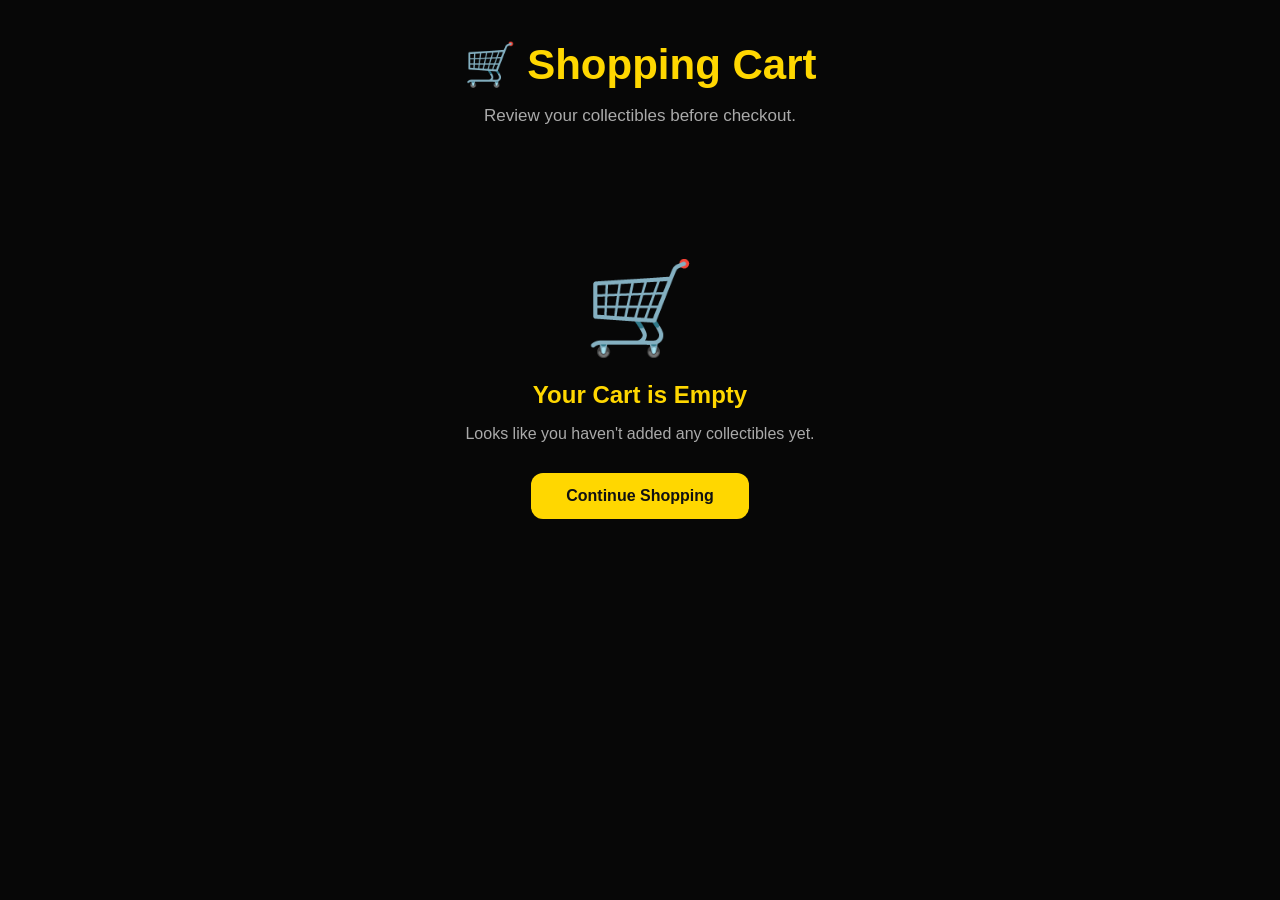
<file: cart.html>
<!DOCTYPE html>
<html lang="en">

<head>

    <meta charset="UTF-8">

    <meta name="viewport"
          content="width=device-width, initial-scale=1.0">

    <title>TOYNEXX | Shopping Cart</title>

    <!-- Main Website CSS -->
    <link rel="stylesheet"
          href="css/style.css">

    <!-- Cart CSS -->
    <link rel="stylesheet"
          href="css/cart.css">

</head>

<body>

<main class="cart-page">

    <!-- =========================
         PAGE HEADER
    ========================== -->

    <section class="cart-header">

        <h1>
            🛒 Shopping Cart
        </h1>

        <p>
            Review your collectibles before checkout.
        </p>

    </section>

    <!-- =========================
         MAIN CART LAYOUT
    ========================== -->

    <section class="cart-layout">

        <!-- LEFT SIDE -->

        <div class="cart-left">

            <div id="cartItems">

                <!-- JS PRODUCTS -->

            </div>

        </div>

        <!-- RIGHT SIDE -->

       <aside class="cart-right">

    <div class="summary-card">

        <h2>
            Order Summary
        </h2>

        <div class="summary-row">

            <span>Subtotal</span>

            <span id="subtotal">
                ₹0
            </span>

        </div>

        <div class="summary-row">

            <span>Delivery</span>

            <span id="delivery">
                ₹0
            </span>

        </div>

        <div class="summary-row">

            <span>Discount</span>

            <span id="discountAmount">
                ₹0
            </span>

        </div>

        <hr>

        <div class="summary-total">

            <span>Total</span>

            <span id="grandTotal">
                ₹0
            </span>

        </div>

        <button id="checkoutBtn"
                class="checkout-btn">

            Proceed To Checkout

        </button>

        <button id="continueBtn"
                class="continue-btn">

            ← Continue Shopping

        </button>

    </div>

</aside>

    </section>


    <!-- =========================
     EMPTY CART
========================= -->

<section id="emptyCart" class="empty-cart" style="display:none;">

    <div class="empty-icon">
        🛒
    </div>

    <h2>
        Your Cart is Empty
    </h2>

    <p>
        Looks like you haven't added any collectibles yet.
    </p>

    <a href="index.html"
       class="shop-btn">

        Continue Shopping

    </a>

</section>

</main>

<!-- JS -->

<script src="js/products.js"></script>

<script src="js/cart.js"></script>

</body>

</html>
</file>
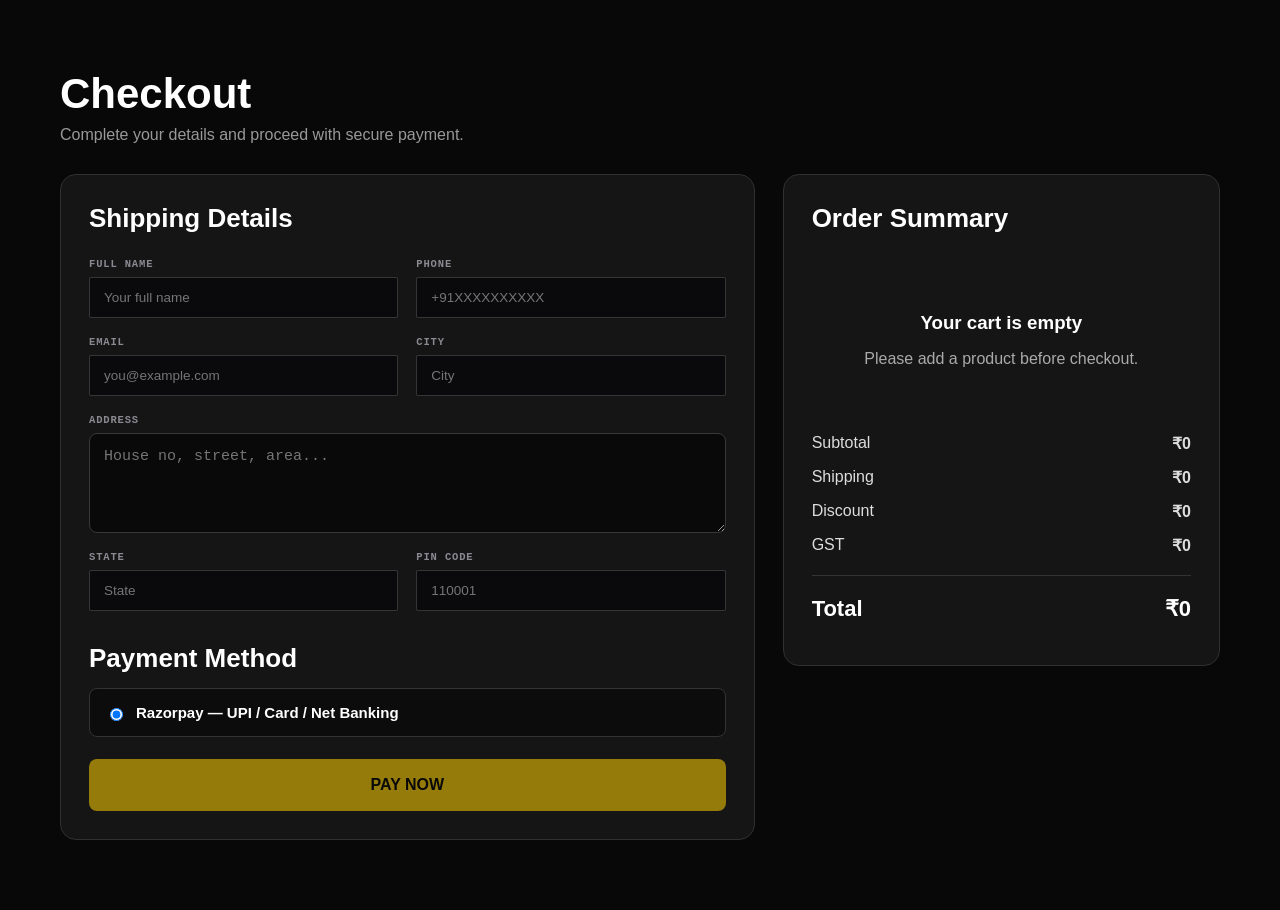
<file: checkout.html>
<!DOCTYPE html>
<html lang="en">
<head>
    <meta charset="UTF-8">
    <meta name="viewport" content="width=device-width, initial-scale=1.0">
    <title>Checkout | TOYNEXX</title>

    <!-- Your main stylesheet -->
    <link rel="stylesheet" href="css/style.css">

    <!-- Razorpay Checkout -->
    <script src="https://checkout.razorpay.com/v1/checkout.js"></script>

    <style>
        * {
            box-sizing: border-box;
        }

        body {
            margin: 0;
            background: #080808;
            color: #fff;
            font-family: Arial, Helvetica, sans-serif;
            min-height: 100vh;
        }

        .checkout-page {
            max-width: 1200px;
            margin: 0 auto;
            padding: 70px 20px;
        }

        .checkout-header {
            margin-bottom: 30px;
        }

        .checkout-header h1 {
            margin: 0 0 8px;
            font-size: 42px;
        }

        .checkout-header p {
            margin: 0;
            color: #999;
        }

        .checkout-grid {
            display: grid;
            grid-template-columns: 1.35fr 0.85fr;
            gap: 28px;
            align-items: start;
        }

        .card {
            background: #151515;
            border: 1px solid #303030;
            border-radius: 16px;
            padding: 28px;
        }

        .card h2 {
            margin: 0 0 24px;
            font-size: 26px;
        }

        .form-grid {
            display: grid;
            grid-template-columns: 1fr 1fr;
            gap: 18px;
        }

        .form-group {
            display: flex;
            flex-direction: column;
            gap: 7px;
        }

        .form-group.full {
            grid-column: 1 / -1;
        }

        label {
            font-size: 15px;
            font-weight: 600;
        }

        input,
        textarea {
            width: 100%;
            border: 1px solid #383838;
            background: #090909;
            color: #fff;
            border-radius: 8px;
            padding: 14px;
            font-size: 15px;
            outline: none;
        }

        input:focus,
        textarea:focus {
            border-color: #ffd000;
        }

        textarea {
            min-height: 100px;
            resize: vertical;
        }

        .payment-title {
            margin-top: 32px !important;
            margin-bottom: 14px !important;
        }

        .payment-option {
            display: flex;
            align-items: center;
            gap: 10px;
            padding: 15px;
            background: #0c0c0c;
            border: 1px solid #333;
            border-radius: 8px;
        }

        .payment-option input {
            width: auto;
        }

        .pay-btn {
            width: 100%;
            margin-top: 22px;
            padding: 17px;
            border: 0;
            border-radius: 8px;
            background: #ffd000;
            color: #000;
            font-size: 16px;
            font-weight: 800;
            cursor: pointer;
        }

        .pay-btn:hover {
            background: #ffe45c;
        }

        .pay-btn:disabled {
            opacity: 0.55;
            cursor: not-allowed;
        }

        .summary-product {
            display: flex;
            gap: 14px;
            padding-bottom: 18px;
            margin-bottom: 18px;
            border-bottom: 1px solid #303030;
        }

        .summary-product img {
            width: 78px;
            height: 78px;
            object-fit: contain;
            background: #080808;
            border-radius: 8px;
            flex-shrink: 0;
        }

        .summary-product-info {
            min-width: 0;
            flex: 1;
        }

        .summary-product-info h3 {
            margin: 0 0 8px;
            font-size: 16px;
            line-height: 1.35;
        }

        .summary-product-info p {
            margin: 0;
            color: #aaa;
            font-size: 14px;
        }

        .price-row {
            display: flex;
            justify-content: space-between;
            gap: 20px;
            margin: 15px 0;
            color: #ddd;
        }

        .price-row.total {
            border-top: 1px solid #333;
            padding-top: 20px;
            margin-top: 20px;
            font-size: 22px;
            font-weight: 700;
            color: #fff;
        }

        .empty-cart {
            text-align: center;
            padding: 35px 10px;
            color: #aaa;
        }

        .empty-cart h3 {
            color: #fff;
            margin-bottom: 8px;
        }

        .status {
            display: none;
            margin-top: 14px;
            padding: 12px;
            border-radius: 8px;
            font-size: 14px;
            line-height: 1.4;
        }

        .status.show {
            display: block;
        }

        .status.error {
            background: #3a1111;
            color: #ff9b9b;
            border: 1px solid #722222;
        }

        .status.success {
            background: #113a1d;
            color: #9affaa;
            border: 1px solid #28733a;
        }

        @media (max-width: 800px) {
            .checkout-page {
                padding: 35px 15px;
            }

            .checkout-header h1 {
                font-size: 32px;
            }

            .checkout-grid {
                grid-template-columns: 1fr;
            }

            .form-grid {
                grid-template-columns: 1fr;
            }

            .form-group.full {
                grid-column: auto;
            }
        }
    </style>
</head>

<body>

<div class="checkout-page">

    <div class="checkout-header">
        <h1>Checkout</h1>
        <p>Complete your details and proceed with secure payment.</p>
    </div>

    <div class="checkout-grid">

        <!-- CUSTOMER DETAILS -->
        <section class="card">
            <h2>Shipping Details</h2>

            <div class="form-grid">

                <div class="form-group">
                    <label for="fullName">Full Name</label>
                    <input type="text" id="fullName" placeholder="Your full name">
                </div>

                <div class="form-group">
                    <label for="phone">Phone</label>
                    <input type="tel" id="phone" placeholder="+91XXXXXXXXXX">
                </div>

                <div class="form-group">
                    <label for="email">Email</label>
                    <input type="email" id="email" placeholder="you@example.com">
                </div>

                <div class="form-group">
                    <label for="city">City</label>
                    <input type="text" id="city" placeholder="City">
                </div>

                <div class="form-group full">
                    <label for="address">Address</label>
                    <textarea id="address" placeholder="House no, street, area..."></textarea>
                </div>

                <div class="form-group">
                    <label for="state">State</label>
                    <input type="text" id="state" placeholder="State">
                </div>

                <div class="form-group">
                    <label for="pinCode">PIN Code</label>
                    <input type="text" id="pinCode" maxlength="6" placeholder="110001">
                </div>

            </div>

            <h2 class="payment-title">Payment Method</h2>

            <div class="payment-option">
                <input
                    type="radio"
                    id="razorpay"
                    name="paymentMethod"
                    checked
                >
                <label for="razorpay">
                    Razorpay — UPI / Card / Net Banking
                </label>
            </div>

            <button type="button" id="payButton" class="pay-btn">
                PAY NOW
            </button>

            <div id="status" class="status"></div>
        </section>


        <!-- ORDER SUMMARY -->
        <section class="card">
            <h2>Order Summary</h2>

            <div id="productsContainer"></div>

            <div class="price-row">
                <span>Subtotal</span>
                <strong id="subtotal">₹0</strong>
            </div>

            <div class="price-row">
                <span>Shipping</span>
                <strong id="shipping">₹0</strong>
            </div>

            <div class="price-row">
                <span>Discount</span>
                <strong id="discount">₹0</strong>
            </div>

            <div class="price-row">
                <span>GST</span>
                <strong id="gst">₹0</strong>
            </div>

            <div class="price-row total">
                <span>Total</span>
                <strong id="total">₹0</strong>
            </div>
        </section>

    </div>
</div>


<!-- PRODUCTS DATA -->
<script src="js/products.js"></script>

<script>
/* =========================================================
   TOYNEXX CHECKOUT
   ========================================================= */


/* ---------------------------------------------------------
   CONFIG
   --------------------------------------------------------- */

/*
   LOCAL TEST:
   http://localhost:3000

   IMPORTANT:
   GitHub Pages cannot access localhost on another user's PC.
   For production, replace this with your deployed backend URL.
*/
const API_BASE_URL = "http://localhost:3000";


/*
   RAZORPAY TEST KEY ID

   This is the PUBLIC Key ID only.
   NEVER put the Razorpay Key Secret in this HTML file.
*/
const RAZORPAY_KEY_ID = "rzp_test_TOQaaPTG7Fc70Z";


/* ---------------------------------------------------------
   SAFE LOCAL STORAGE
   --------------------------------------------------------- */

function getJSON(key, fallback) {
    try {
        const value = localStorage.getItem(key);

        if (!value) {
            return fallback;
        }

        return JSON.parse(value);

    } catch (error) {
        console.error("LocalStorage JSON error:", key, error);
        return fallback;
    }
}


/* ---------------------------------------------------------
   CHECKOUT DATA
   --------------------------------------------------------- */

const checkoutType =
    localStorage.getItem("checkoutType") || "cart";

const buyNowProduct =
    getJSON("buyNowProduct", null);

const cart =
    getJSON("cart", []);


/* ---------------------------------------------------------
   PRODUCTS
   --------------------------------------------------------- */

const PRODUCTS =
    Array.isArray(window.PRODUCTS)
        ? window.PRODUCTS
        : [];


/* ---------------------------------------------------------
   ELEMENTS
   --------------------------------------------------------- */

const productsContainer =
    document.getElementById("productsContainer");

const subtotalElement =
    document.getElementById("subtotal");

const shippingElement =
    document.getElementById("shipping");

const discountElement =
    document.getElementById("discount");

const gstElement =
    document.getElementById("gst");

const totalElement =
    document.getElementById("total");

const payButton =
    document.getElementById("payButton");

const statusElement =
    document.getElementById("status");


/* ---------------------------------------------------------
   STATUS
   --------------------------------------------------------- */

function showStatus(message, type = "error") {
    statusElement.textContent = message;
    statusElement.className = "status show " + type;
}


/* ---------------------------------------------------------
   FIND PRODUCT
   --------------------------------------------------------- */

function findProduct(id) {
    return PRODUCTS.find(
        product =>
            String(product.id) === String(id)
    );
}


/* ---------------------------------------------------------
   GET CHECKOUT ITEMS
   --------------------------------------------------------- */

function getCheckoutItems() {

    /* BUY NOW */

    if (
        checkoutType === "buyNow" &&
        buyNowProduct
    ) {

        const product =
            findProduct(buyNowProduct.id);

        if (!product) {
            return [];
        }

        const quantity =
            Number(
                buyNowProduct.qty ??
                buyNowProduct.quantity ??
                1
            ) || 1;

        return [
            {
                product: product,
                quantity: quantity
            }
        ];
    }


    /* CART */

    if (!Array.isArray(cart)) {
        return [];
    }

    return cart
        .map(item => {

            const product =
                findProduct(item.id);

            if (!product) {
                return null;
            }

            const quantity =
                Number(
                    item.qty ??
                    item.quantity ??
                    1
                ) || 1;

            return {
                product: product,
                quantity: quantity
            };

        })
        .filter(Boolean);
}


/* ---------------------------------------------------------
   CALCULATE TOTALS
   --------------------------------------------------------- */

function calculateTotals(items) {

    let subtotal = 0;
    let discount = 0;

    items.forEach(item => {

        const product = item.product;
        const quantity = item.quantity;

        subtotal +=
            Number(product.price || 0) *
            quantity;

        if (
            product.oldPrice &&
            Number(product.oldPrice) >
            Number(product.price)
        ) {

            discount +=
                (
                    Number(product.oldPrice) -
                    Number(product.price)
                ) * quantity;
        }
    });


    /* ₹50 shipping, free above ₹999 */

    const shipping =
        subtotal >= 999
            ? 0
            : 50;


    /* GST currently kept at ₹0 */

    const gst = 0;


    const total =
        subtotal +
        shipping +
        gst;


    return {
        subtotal,
        shipping,
        discount,
        gst,
        total
    };
}


/* ---------------------------------------------------------
   RENDER CHECKOUT
   --------------------------------------------------------- */

function renderCheckout() {

    const items =
        getCheckoutItems();


    if (!items.length) {

        productsContainer.innerHTML = `
            <div class="empty-cart">
                <h3>Your cart is empty</h3>
                <p>Please add a product before checkout.</p>
            </div>
        `;

        subtotalElement.textContent = "₹0";
        shippingElement.textContent = "₹0";
        discountElement.textContent = "₹0";
        gstElement.textContent = "₹0";
        totalElement.textContent = "₹0";

        payButton.disabled = true;

        return;
    }


    payButton.disabled = false;

    let html = "";


    items.forEach(item => {

        const product = item.product;
        const quantity = item.quantity;

        const image =
            product.image || "";

        html += `
            <div class="summary-product">

                <img
                    src="${image}"
                    alt="${product.name || "Product"}"
                    onerror="this.style.display='none'"
                >

                <div class="summary-product-info">

                    <h3>
                        ${product.name || "Product"}
                    </h3>

                    <p>
                        ₹${Number(product.price || 0).toLocaleString("en-IN")}
                        × ${quantity}
                    </p>

                </div>

            </div>
        `;
    });


    productsContainer.innerHTML = html;


    const totals =
        calculateTotals(items);


    subtotalElement.textContent =
        "₹" +
        totals.subtotal.toLocaleString("en-IN");

    shippingElement.textContent =
        "₹" +
        totals.shipping.toLocaleString("en-IN");

    discountElement.textContent =
        "₹" +
        totals.discount.toLocaleString("en-IN");

    gstElement.textContent =
        "₹" +
        totals.gst.toLocaleString("en-IN");

    totalElement.textContent =
        "₹" +
        totals.total.toLocaleString("en-IN");
}


/* ---------------------------------------------------------
   CUSTOMER DETAILS
   --------------------------------------------------------- */

function getCustomerDetails() {

    return {

        fullName:
            document
                .getElementById("fullName")
                .value
                .trim(),

        phone:
            document
                .getElementById("phone")
                .value
                .trim(),

        email:
            document
                .getElementById("email")
                .value
                .trim(),

        city:
            document
                .getElementById("city")
                .value
                .trim(),

        address:
            document
                .getElementById("address")
                .value
                .trim(),

        state:
            document
                .getElementById("state")
                .value
                .trim(),

        pinCode:
            document
                .getElementById("pinCode")
                .value
                .trim()
    };
}


/* ---------------------------------------------------------
   VALIDATE CUSTOMER
   --------------------------------------------------------- */

function validateCustomer(customer) {

    if (!customer.fullName) {
        showStatus("Please enter your full name.");
        return false;
    }

    if (!customer.phone) {
        showStatus("Please enter your phone number.");
        return false;
    }

    if (!customer.email) {
        showStatus("Please enter your email.");
        return false;
    }

    if (!customer.address) {
        showStatus("Please enter your address.");
        return false;
    }

    if (!customer.city) {
        showStatus("Please enter your city.");
        return false;
    }

    if (!customer.state) {
        showStatus("Please enter your state.");
        return false;
    }

    if (!/^[0-9]{6}$/.test(customer.pinCode)) {
        showStatus("Please enter a valid 6-digit PIN code.");
        return false;
    }

    return true;
}


/* ---------------------------------------------------------
   CREATE RAZORPAY ORDER
   --------------------------------------------------------- */

async function createOrder(amount) {

    const response =
        await fetch(
            API_BASE_URL + "/create-order",
            {
                method: "POST",

                headers: {
                    "Content-Type": "application/json"
                },

                body: JSON.stringify({
                    amount: amount
                })
            }
        );


    let data;

    try {
        data = await response.json();
    } catch (error) {
        throw new Error(
            "Server returned an invalid response."
        );
    }


    if (!response.ok) {

        throw new Error(
            data.message ||
            data.error?.description ||
            "Unable to create payment order."
        );
    }


    if (
        !data.success ||
        !data.order ||
        !data.order.id
    ) {

        throw new Error(
            "Invalid order received from server."
        );
    }


    return data.order;
}


/* ---------------------------------------------------------
   OPEN RAZORPAY
   --------------------------------------------------------- */

function openRazorpay(order, customer) {

    if (typeof Razorpay === "undefined") {
        throw new Error(
            "Razorpay Checkout failed to load."
        );
    }


    if (
        !RAZORPAY_KEY_ID ||
        RAZORPAY_KEY_ID === "YOUR_RAZORPAY_TEST_KEY_ID"
    ) {
        throw new Error(
            "Razorpay Test Key ID is missing."
        );
    }


    if (
        !order ||
        !order.id ||
        !order.amount
    ) {
        throw new Error(
            "Invalid Razorpay order received."
        );
    }


    const options = {

        key: RAZORPAY_KEY_ID,

        amount: Number(order.amount),

        currency:
            order.currency || "INR",

        name: "TOYNEXX",

        description:
            "TOYNEXX Collectibles Order",

        order_id:
            order.id,

        prefill: {

            name:
                customer.fullName,

            email:
                customer.email,

            contact:
                customer.phone
        },

        notes: {

            address:
                customer.address,

            city:
                customer.city,

            state:
                customer.state,

            pinCode:
                customer.pinCode
        },

        theme: {
            color: "#FFD000"
        },

        retry: {
            enabled: true
        },

        modal: {

            ondismiss: function () {

                payButton.disabled = false;
                payButton.textContent = "PAY NOW";
            }
        },

        handler: function (response) {

            console.log(
                "Razorpay payment response:",
                response
            );


            showStatus(
                "Payment successful! Payment ID: " +
                response.razorpay_payment_id,
                "success"
            );


            payButton.disabled = true;
            payButton.textContent =
                "PAYMENT SUCCESSFUL";


            /*
              IMPORTANT FOR PRODUCTION:

              Payment signature must be verified
              on your backend before marking the
              order as paid.
            */

        }
    };


    const razorpay =
        new Razorpay(options);


    razorpay.on(
        "payment.failed",
        function (response) {

            console.error(
                "Razorpay payment failed:",
                response.error
            );

            showStatus(
                response.error?.description ||
                "Payment failed. Please try again."
            );

            payButton.disabled = false;
            payButton.textContent = "PAY NOW";
        }
    );


    razorpay.open();
}


/* ---------------------------------------------------------
   PAY BUTTON
   --------------------------------------------------------- */

payButton.addEventListener(
    "click",
    async function () {

        try {

            statusElement.className = "status";


            const customer =
                getCustomerDetails();


            if (!validateCustomer(customer)) {
                return;
            }


            const items =
                getCheckoutItems();


            if (!items.length) {

                showStatus(
                    "Your cart is empty."
                );

                return;
            }


            const totals =
                calculateTotals(items);


            if (
                !Number.isFinite(totals.total) ||
                totals.total <= 0
            ) {

                showStatus(
                    "Invalid order amount."
                );

                return;
            }


            payButton.disabled = true;
            payButton.textContent =
                "CREATING ORDER...";


            /*
              Backend should receive RUPEES.
              Your server should convert rupees
              to paise before creating the Razorpay order.
            */

            const order =
                await createOrder(
                    totals.total
                );


            console.log(
                "Razorpay order created:",
                order
            );


            payButton.textContent =
                "OPENING PAYMENT...";


            openRazorpay(
                order,
                customer
            );

        } catch (error) {

            console.error(
                "Payment Error:",
                error
            );


            showStatus(
                error.message ||
                "Something went wrong."
            );


            payButton.disabled = false;
            payButton.textContent = "PAY NOW";
        }
    }
);


/* ---------------------------------------------------------
   INITIALIZE
   --------------------------------------------------------- */

renderCheckout();

</script>

</body>
</html>
</file>
<file: css/style.css>
/* ==========================================================================
   TOYNEXX — Design Tokens
   Void #0A0A0C / Onyx #16161A / Paper #F7F6F3 / Blood #FACC15 / Ember #EAB308 / Steel #6E6E76
   Display: Unbounded · Body: Manrope · Utility: JetBrains Mono
   ========================================================================== */

:root{
  --void:#0A0A0C;
  --onyx:#16161A;
  --onyx-2:#1F1F24;
  --paper:#F7F6F3;
  --blood:#FFD600;
  --ember:#FFC400; 
  --steel:#8A8A92;
  --steel-dark:#4A4A50;
  --line: rgba(247,246,243,0.10);
  --line-strong: rgba(247,246,243,0.18);

  --font-display:'Unbounded', sans-serif;
  --font-body:'Manrope', sans-serif;
  --font-mono:'JetBrains Mono', monospace;

  --ease-out: cubic-bezier(.16,1,.3,1);
  --ease-spring: cubic-bezier(.34,1.56,.64,1);

  --container: 1280px;
}

*,*::before,*::after{ box-sizing:border-box; }
html{ scroll-behavior:smooth; }
body{
  margin:0;
  background:var(--void);
  color:var(--paper);
  font-family:var(--font-body);
  -webkit-font-smoothing:antialiased;
  overflow-x:hidden;
}
img{ max-width:100%; display:block; }
a{ color:inherit; text-decoration:none; }
button{ font-family:inherit; cursor:pointer; }
input{ font-family:inherit; }
ul{ margin:0; padding:0; list-style:none; }

@media (prefers-reduced-motion: reduce){
  *{ animation-duration:0.001ms !important; animation-iteration-count:1 !important; transition-duration:0.001ms !important; scroll-behavior:auto !important; }
}

:focus-visible{ outline:2px solid var(--blood); outline-offset:3px; }

.btn{
  display:inline-flex; align-items:center; justify-content:center; gap:8px;
  padding:15px 30px;
  font-family:var(--font-mono);
  font-size:12.5px;
  letter-spacing:0.14em;
  text-transform:uppercase;
  font-weight:600;
  border-radius:2px;
  border:1px solid transparent;
  transition:transform .45s var(--ease-out), box-shadow .45s var(--ease-out), background .3s, color .3s, border-color .3s;
  will-change:transform;
}
.btn-primary{
  background:var(--blood);
  color:var(--paper);
  box-shadow:0 0 0 rgba(250,204,21,0);
}
.btn-primary:hover{
  transform:translateY(-3px);
  box-shadow:0 14px 30px -10px rgba(250,204,21,.55);
  background:var(--ember);
}
.btn-ghost{
  background:transparent;
  border-color:var(--line-strong);
  color:var(--paper);
}
.btn-ghost:hover{ border-color:var(--blood); color:var(--blood); transform:translateY(-3px); }
.btn-block{ width:100%; }
.btn-link{
  background:none; border:none; color:var(--blood); font-family:var(--font-mono);
  letter-spacing:.1em; text-transform:uppercase; font-size:12px; margin-top:14px;
  padding:0; text-align:left;
}

.section-eyebrow{
  font-family:var(--font-mono);
  font-size:11.5px;
  letter-spacing:.28em;
  text-transform:uppercase;
  color:var(--blood);
  display:block;
  margin-bottom:14px;
}
.section-eyebrow.light{ color:var(--ember); }
.section-title{
  font-family:var(--font-display);
  font-weight:700;
  font-size:clamp(28px, 4vw, 44px);
  margin:0;
  letter-spacing:-0.01em;
}
.section-head{ text-align:center; max-width:640px; margin:0 auto 56px; padding:0 24px; }

/* Scroll reveal */
.reveal{ opacity:0; transform:translateY(36px); transition:opacity .9s var(--ease-out), transform .9s var(--ease-out); }
.reveal.in-view{ opacity:1; transform:translateY(0); }

/* ==========================================================================
   PRELOADER
   ========================================================================== */
.preloader{
  position:fixed; inset:0; z-index:9999;
  background:var(--void);
  display:flex; flex-direction:column; align-items:center; justify-content:center; gap:22px;
  transition:opacity .6s var(--ease-out), visibility .6s;
}
.preloader.done{ opacity:0; visibility:hidden; pointer-events:none; }
.preloader-mark{
  font-family:var(--font-display); font-weight:800; font-size:26px; letter-spacing:.08em;
  color:var(--paper);
}
.preloader-bar{ width:180px; height:2px; background:var(--line); overflow:hidden; }
.preloader-bar span{ display:block; height:100%; width:40%; background:var(--blood); animation:loadbar 1.1s ease-in-out infinite; }
@keyframes loadbar{ 0%{ transform:translateX(-100%);} 100%{ transform:translateX(350%);} }

/* ==========================================================================
   NAVBAR
   ========================================================================== */
.navbar{
  position:fixed; top:0; left:0; right:0; z-index:500;
  padding:22px 0;
  transition:padding .4s var(--ease-out), background .4s var(--ease-out), border-color .4s var(--ease-out);
  border-bottom:1px solid transparent;
}
.navbar.scrolled{
  padding:14px 0;
  background:rgba(10,10,12,0.82);
  backdrop-filter:blur(14px);
  border-color:var(--line);
}
.nav-inner{
  max-width:var(--container); margin:0 auto; padding:0 28px;
  display:flex; align-items:center; justify-content:space-between; gap:24px;
}
.nav-logo{
  font-family:var(--font-display); font-weight:700; font-size:20px; letter-spacing:.03em;
}
.nav-logo span{ color:var(--blood); }
.nav-links{ display:flex; gap:34px; }
.nav-link{
  font-family:var(--font-mono); font-size:12px; letter-spacing:.1em; text-transform:uppercase;
  color:var(--steel); position:relative; padding-bottom:4px; transition:color .3s;
}
.nav-link::after{
  content:''; position:absolute; left:0; bottom:0; height:1px; width:0; background:var(--blood);
  transition:width .35s var(--ease-out);
}
.nav-link:hover, .nav-link.active{ color:var(--paper); }
.nav-link:hover::after, .nav-link.active::after{ width:100%; }

.nav-actions{ display:flex; align-items:center; gap:10px; }
.icon-btn{
  position:relative; width:40px; height:40px; border-radius:50%;
  background:transparent; border:1px solid var(--line); color:var(--paper);
  display:flex; align-items:center; justify-content:center;
  transition:border-color .3s, transform .3s, background .3s;
}
.icon-btn svg{ width:18px; height:18px; fill:none; stroke:currentColor; stroke-width:1.8; stroke-linecap:round; stroke-linejoin:round; }
.icon-btn:hover{ border-color:var(--blood); transform:translateY(-2px); background:rgba(250,204,21,.08); }
.badge{
  position:absolute; top:-5px; right:-5px; min-width:17px; height:17px; border-radius:50%;
  background:var(--blood); color:#fff; font-size:10px; font-family:var(--font-mono);
  display:flex; align-items:center; justify-content:center; padding:0 3px;
  transform:scale(0); transition:transform .35s var(--ease-spring);
}
.badge.show{ transform:scale(1); }
.badge.pulse{ animation:badgepulse .4s var(--ease-spring); }
@keyframes badgepulse{ 0%{transform:scale(1);} 40%{transform:scale(1.6);} 100%{transform:scale(1);} }

.nav-burger{ display:none; flex-direction:column; gap:5px; background:none; border:none; padding:6px; }
.nav-burger span{ width:22px; height:2px; background:var(--paper); transition:transform .3s, opacity .3s; }

/* ==========================================================================
   SEARCH OVERLAY
   ========================================================================== */
.search-overlay{
  position:fixed; inset:0; z-index:800;
  background:rgba(10,10,12,0.97);
  display:flex; align-items:flex-start; justify-content:center;
  opacity:0; visibility:hidden; transition:opacity .4s var(--ease-out), visibility .4s;
  padding:90px 24px;
  overflow-y:auto;
}
.search-overlay.open{ opacity:1; visibility:visible; }
.search-panel{ width:100%; max-width:720px; }
.search-input-row{
  display:flex; align-items:center; gap:14px; border-bottom:1px solid var(--line-strong); padding-bottom:18px;
}
.search-input-row svg{ width:22px; height:22px; stroke:var(--steel); fill:none; stroke-width:1.6; }
.search-input-row input{
  flex:1; background:none; border:none; color:var(--paper); font-family:var(--font-display);
  font-size:clamp(20px,3vw,32px); font-weight:500;
}
.search-input-row input:focus{ outline:none; }
.search-input-row button{ background:none; border:none; color:var(--steel); font-size:28px; }
.search-filters{ display:flex; gap:10px; margin:22px 0; flex-wrap:wrap; }
.chip{
  padding:8px 16px; border-radius:20px; border:1px solid var(--line-strong); background:none;
  color:var(--steel); font-family:var(--font-mono); font-size:11px; letter-spacing:.08em; text-transform:uppercase;
  transition:all .3s;
}
.chip.active, .chip:hover{ border-color:var(--blood); color:var(--paper); background:rgba(250,204,21,.12); }
.search-results{ display:grid; gap:2px; }
.sr-item{
  display:flex; align-items:center; justify-content:space-between; padding:16px 4px;
  border-bottom:1px solid var(--line); transition:padding-left .3s;
}
.sr-item:hover{ padding-left:10px; color:var(--blood); }
.sr-item .sr-name{ font-family:var(--font-display); font-size:16px; }
.sr-item .sr-meta{ font-family:var(--font-mono); font-size:11px; color:var(--steel); }
.sr-empty{ color:var(--steel); font-family:var(--font-mono); font-size:13px; padding:20px 4px; }

/* ==========================================================================
   HERO
   ========================================================================== */
.hero{
  position:relative; min-height:100vh; display:flex; flex-direction:column;
  align-items:center; justify-content:center; overflow:hidden;
  padding:140px 20px 60px;
}

.hero-video{
    position:absolute;
    inset:0;

    width:100%;
    height:100%;

    object-fit:cover;

    object-position:center;

    z-index:0;
}

.hero-bg{
    position:absolute;
    inset:0;

    background:rgba(0,0,0,.45);

    z-index:1;
}

.hero-glow{
  position:absolute; top:-20%; left:50%; transform:translateX(-50%);
  width:1100px; height:1100px; border-radius:50%;
  background:radial-gradient(circle, rgba(250,204,21,0.20) 0%, rgba(250,204,21,0.06) 35%, rgba(10,10,12,0) 70%);
}
.hero-grid{
  position:absolute; inset:0;
  background-image:
    linear-gradient(rgba(247,246,243,0.035) 1px, transparent 1px),
    linear-gradient(90deg, rgba(247,246,243,0.035) 1px, transparent 1px);
  background-size:56px 56px;
  mask-image:radial-gradient(ellipse at center, black 40%, transparent 78%);
}

.hero-content{ position:relative; z-index:5; text-align:center; }

.hero-content,
.hero-shelf,
.hero-scroll{

position:relative;
z-index:5;

}

.hero-figures{

z-index:5;

}

.hero-shelf{

z-index:5;

}

.hero-scroll{

z-index:5;

}

.hero-eyebrow{
  font-family:var(--font-mono); font-size:11.5px; letter-spacing:.3em; text-transform:uppercase;
  color:var(--ember); display:inline-block; margin-bottom:22px;
  opacity:0; animation:heroFade .8s var(--ease-out) .2s forwards;
}
.hero-title{
  font-family:var(--font-display); font-weight:900; letter-spacing:-.01em;
  font-size:clamp(52px, 11vw, 128px); line-height:.95; margin:0;
  opacity:0; animation:heroFade 1s var(--ease-out) .35s forwards;
}
.hero-title span{ color:var(--blood); }
.hero-tagline{
  font-family:var(--font-mono); text-transform:uppercase; letter-spacing:.24em;
  font-size:clamp(12px,1.6vw,15px); color:var(--steel); margin:18px 0 40px;
  opacity:0; animation:heroFade .9s var(--ease-out) .55s forwards;
}
.hero-cta{
  display:flex; gap:18px; justify-content:center; flex-wrap:wrap;
  opacity:0; animation:heroFade .9s var(--ease-out) .72s forwards;
}
@keyframes heroFade{ from{ opacity:0; transform:translateY(22px);} to{ opacity:1; transform:translateY(0);} }

.hero-scroll{
  position:absolute; bottom:28px; left:50%; transform:translateX(-50%); z-index:5;
  display:flex; flex-direction:column; align-items:center; gap:8px;
  opacity:0; animation:heroFade .8s var(--ease-out) 1s forwards;
}

.hero::after{

content:"";

position:absolute;

top:0;
left:0;

width:100%;
height:100%;

background:linear-gradient(

to bottom,

rgba(0,0,0,.2),

rgba(0,0,0,.55)

);

pointer-events:none;

z-index:0;

}

.hero-scroll span{
  width:1px; height:34px; background:linear-gradient(var(--blood), transparent);
  animation:scrollLine 1.8s ease-in-out infinite;
}
.hero-scroll p{ margin:0; font-family:var(--font-mono); font-size:10px; letter-spacing:.2em; color:var(--steel); text-transform:uppercase; }
@keyframes scrollLine{ 0%,100%{ transform:scaleY(1); opacity:.4;} 50%{ transform:scaleY(1.4); opacity:1;} }

/* ---- Hero character silhouettes (original geometric figures, no licensed art) ---- */
.hero-figures{ position:absolute; inset:0; z-index:2; pointer-events:none; display: none;}
.fig{
  position:absolute;
  background:linear-gradient(155deg, var(--onyx-2) 0%, var(--void) 65%);
  filter:drop-shadow(0 0 26px rgba(250,204,21,0.28));
  opacity:.92;
}
.fig::after{
  content:''; position:absolute; inset:0;
  background:linear-gradient(115deg, transparent 55%, rgba(250,204,21,0.5) 68%, transparent 82%);
  mix-blend-mode:screen;
}
/* base humanoid silhouette shape shared by all figures */
.fig{ clip-path:polygon(50% 0%, 62% 6%, 66% 16%, 80% 22%, 92% 40%, 84% 46%, 74% 34%, 70% 42%, 76% 58%, 72% 100%, 58% 100%, 56% 66%, 50% 66%, 44% 66%, 42% 100%, 28% 100%, 24% 58%, 30% 42%, 26% 34%, 16% 46%, 8% 40%, 20% 22%, 34% 16%, 38% 6%); }

.fig-tl{ width:190px; height:340px; top:8%; left:2%; transform:rotate(-6deg); clip-path:polygon(45% 0%,60% 5%,64% 18%,90% 10%,100% 26%,78% 40%,70% 34%,74% 50%,68% 100%,54% 100%,52% 62%,46% 62%,40% 100%,26% 100%,22% 50%,26% 34%,14% 42%,0% 30%,20% 12%,32% 18%,36% 5%); }
.fig-tr{ width:200px; height:320px; top:6%; right:2%; transform:rotate(7deg) scaleX(-1); }
.fig-l1{ width:170px; height:380px; top:32%; left:-1%; }
.fig-l2{ width:150px; height:300px; top:60%; left:9%; opacity:.65; transform:scale(.85); }
.fig-r1{ width:175px; height:380px; top:30%; right:-1%; transform:scaleX(-1); }
.fig-r2{ width:150px; height:300px; top:58%; right:9%; opacity:.65; transform:scale(.85) scaleX(-1); }

.float-a{ animation:floatA 7s var(--ease-out) infinite; }
.float-b{ animation:floatB 8s var(--ease-out) infinite; }
.float-c{ animation:floatC 6.5s var(--ease-out) infinite; }
@keyframes floatA{ 0%,100%{ transform:translateY(0) rotate(-6deg);} 50%{ transform:translateY(-18px) rotate(-4deg);} }
@keyframes floatB{ 0%,100%{ transform:translateY(0) rotate(7deg) scaleX(-1);} 50%{ transform:translateY(-22px) rotate(5deg) scaleX(-1);} }
@keyframes floatC{ 0%,100%{ transform:translateY(0);} 50%{ transform:translateY(-14px);} }

/* Hero display shelf (glassmorphic) */
.hero-shelf{ position:relative; z-index:5; margin-top:26px; opacity:0; animation:heroFade .9s var(--ease-out) .85s forwards; }
.shelf-glass{
  background:rgba(247,246,243,0.05); backdrop-filter:blur(18px); border:1px solid rgba(247,246,243,0.14);
  border-radius:16px; padding:20px 34px 14px; box-shadow:0 30px 60px -30px rgba(250,204,21,.35), inset 0 1px 0 rgba(255,255,255,.06);
}
.shelf-label{ display:block; text-align:center; font-family:var(--font-mono); font-size:9.5px; letter-spacing:.24em; text-transform:uppercase; color:var(--steel); margin-bottom:12px; }
.shelf-row{ display:flex; gap:26px; align-items:flex-end; justify-content:center; }
.shelf-item{ width:46px; height:70px; display:flex; align-items:flex-end; }
.shelf-fig{ width:100%; height:100%; filter:drop-shadow(0 8px 14px rgba(250,204,21,.3)); }

/* ==========================================================================
   MARQUEE
   ========================================================================== */
.marquee{
  background:var(--blood); overflow:hidden; padding:13px 0; position:relative; z-index:3;
}
.marquee-track{
  display:flex; gap:34px; white-space:nowrap; width:max-content;
  animation:marquee 26s linear infinite;
}
.marquee-track span{
  font-family:var(--font-mono); font-size:12px; letter-spacing:.18em; text-transform:uppercase; color:var(--paper);
}
@keyframes marquee{ from{ transform:translateX(0);} to{ transform:translateX(-50%);} }

/* ==========================================================================
   INFINITE CATEGORY STRIP
   ========================================================================== */
.cat-strip-wrap{ background:var(--onyx); border-bottom:1px solid var(--line); padding:22px 0; overflow:hidden; }
.cat-strip{ overflow:hidden; cursor:grab; }
.cat-strip.dragging{ cursor:grabbing; }
.cat-strip-track{
  display:flex; gap:14px; width:max-content;
  animation:catScroll 34s linear infinite;
}
.cat-strip.paused .cat-strip-track, .cat-strip.dragging .cat-strip-track{ animation-play-state:paused; }
@keyframes catScroll{ from{ transform:translateX(0);} to{ transform:translateX(-50%);} }
.cat-chip{
  display:flex; align-items:center; gap:10px; padding:12px 20px; border:1px solid var(--line-strong);
  border-radius:30px; background:var(--void); white-space:nowrap; flex-shrink:0;
  font-family:var(--font-mono); font-size:12px; letter-spacing:.04em; color:var(--paper);
  transition:border-color .3s, background .3s, transform .3s;
}
.cat-chip:hover{ border-color:var(--blood); background:rgba(250,204,21,.1); transform:translateY(-2px); }
.cat-chip .cc-dot{ width:8px; height:8px; border-radius:50%; background:var(--blood); flex-shrink:0; }

.new-arrival-banner{
  display:flex; align-items:center; justify-content:center; gap:16px; padding:18px 24px;
  background:linear-gradient(90deg, var(--blood), #CA8A04); text-align:center; flex-wrap:wrap;
  transition:filter .3s;
}
.new-arrival-banner:hover{ filter:brightness(1.12); }
.na-badge{ background:var(--void); color:var(--paper); font-family:var(--font-mono); font-size:10.5px; letter-spacing:.12em; text-transform:uppercase; padding:5px 12px; border-radius:20px; }
.na-text{ font-family:var(--font-display); font-size:14.5px; font-weight:600; color:#fff; }
.na-arrow{ color:#fff; font-size:18px; transition:transform .3s; }
.new-arrival-banner:hover .na-arrow{ transform:translateX(6px); }

/* ==========================================================================
   CATEGORIES
   ========================================================================== */
.categories{ padding:120px 24px 100px; max-width:var(--container); margin:0 auto; }
.category-grid{
  display:grid; grid-template-columns:repeat(4,1fr); gap:20px;
}
.category-card{
  position:relative; aspect-ratio:3/4; border-radius:4px; overflow:hidden;
  background:linear-gradient(160deg, var(--onyx) 0%, var(--void) 100%);
  border:1px solid var(--line); cursor:pointer;
  transition:transform .5s var(--ease-out), border-color .4s;
}
.category-card:hover{ transform:translateY(-8px); border-color:var(--blood); }
.category-card .cc-glyph{
  position:absolute; inset:0; display:flex; align-items:center; justify-content:center;
  font-size:64px; opacity:.14; transition:opacity .4s, transform .5s var(--ease-out);
}
.category-card:hover .cc-glyph{ opacity:.28; transform:scale(1.12); }
.category-card .cc-info{ position:absolute; left:20px; right:20px; bottom:20px; }
.category-card .cc-count{ font-family:var(--font-mono); font-size:10.5px; letter-spacing:.14em; color:var(--ember); text-transform:uppercase; }
.category-card .cc-name{ font-family:var(--font-display); font-size:19px; font-weight:600; margin-top:6px; }
.category-card .cc-arrow{
  position:absolute; top:20px; right:20px; width:34px; height:34px; border-radius:50%;
  border:1px solid var(--line-strong); display:flex; align-items:center; justify-content:center;
  transition:background .3s, border-color .3s, transform .4s var(--ease-spring);
}
.category-card:hover .cc-arrow{ background:var(--blood); border-color:var(--blood); transform:rotate(45deg); }

/* ==========================================================================
   SHOP / PRODUCT GRID
   ========================================================================== */
.shop{ padding:40px 24px 120px; max-width:var(--container); margin:0 auto; }
.shop-filters{ display:flex; align-items:center; justify-content:space-between; gap:16px; flex-wrap:wrap; margin-bottom:48px; }
.filter-pills{ display:flex; gap:10px; flex-wrap:wrap; }
.sort-select{
  background:var(--onyx); border:1px solid var(--line-strong); color:var(--paper); padding:10px 16px;
  border-radius:20px; font-family:var(--font-mono); font-size:11.5px; letter-spacing:.05em; text-transform:uppercase;
}
.sort-select:focus{ outline:none; border-color:var(--blood); }
.filter-pill{
  padding:9px 18px; border-radius:20px; border:1px solid var(--line-strong); background:none; color:var(--steel);
  font-family:var(--font-mono); font-size:11.5px; letter-spacing:.08em; text-transform:uppercase;
  transition:all .3s;
}
.filter-pill.active, .filter-pill:hover{ border-color:var(--blood); color:var(--paper); background:rgba(250,204,21,.12); }

.product-grid{ display:grid; grid-template-columns:repeat(4,1fr); gap:22px; }

.product-card{
  position:relative; background:linear-gradient(165deg, var(--onyx) 0%, var(--void) 100%);
  border:1px solid var(--line); border-radius:4px; overflow:hidden; perspective:1000px;
  transition:transform .15s linear, box-shadow .4s var(--ease-out), border-color .4s;
}
.product-card:hover{ border-color:var(--line-strong); box-shadow:0 24px 50px -20px rgba(0,0,0,.6); }

.pc-media{
  position:relative; aspect-ratio:1/1; display:flex; align-items:center; justify-content:center;
  background:radial-gradient(circle at 50% 30%, rgba(250,204,21,.10), transparent 60%);
  overflow:hidden;
}
.pc-image{
    width:100%;
    height:100%;
    display:flex;
    justify-content:center;
    align-items:center;
    padding:20px;
}

.pc-image img{
    width:100%;
    height:100%;
    object-fit:contain;
    transition:transform .4s ease;
}

.product-card:hover .pc-image img{
    transform:scale(1.08);
}
.pc-badge{
  position:absolute; top:14px; left:14px; background:var(--blood); color:#fff;
  font-family:var(--font-mono); font-size:10px; letter-spacing:.1em; text-transform:uppercase;
  padding:5px 10px; border-radius:2px; z-index:2;
}
.pc-edition{
  position:absolute; top:14px; right:14px; font-family:var(--font-mono); font-size:9.5px;
  color:var(--steel); letter-spacing:.06em; z-index:2; text-align:right; line-height:1.5;
}
.pc-edition b{ color:var(--paper); display:block; font-size:11px; }

.pc-quick{
  position:absolute; inset:0; z-index:3; display:flex; align-items:flex-end; justify-content:center;
  gap:8px; padding:16px; opacity:0; transition:opacity .35s var(--ease-out);
  background:linear-gradient(to top, rgba(10,10,12,.75), transparent 55%);
}
.product-card:hover .pc-quick{ opacity:1; }
.pc-icon-btn{
  width:38px; height:38px; border-radius:50%; background:rgba(247,246,243,.08);
  backdrop-filter:blur(8px); border:1px solid rgba(247,246,243,.18); color:var(--paper);
  display:flex; align-items:center; justify-content:center;
  transform:translateY(14px); opacity:0; transition:all .35s var(--ease-spring);
}
.product-card:hover .pc-icon-btn{ transform:translateY(0); opacity:1; }
.product-card:hover .pc-icon-btn:nth-child(1){ transition-delay:.03s; }
.product-card:hover .pc-icon-btn:nth-child(2){ transition-delay:.09s; }
.product-card:hover .pc-icon-btn:nth-child(3){ transition-delay:.15s; }
.product-card:hover .pc-icon-btn:nth-child(4){ transition-delay:.21s; }
.pc-icon-btn:hover{ background:var(--blood); border-color:var(--blood); transform:translateY(-3px) !important; }
.pc-icon-btn svg{ width:16px; height:16px; fill:none; stroke:currentColor; stroke-width:1.8; }
.pc-icon-btn.active svg{ fill:var(--blood); stroke:var(--blood); }

.pc-body{ padding:18px 18px 20px; }
.pc-category{ font-family:var(--font-mono); font-size:10px; letter-spacing:.1em; text-transform:uppercase; color:var(--steel); }
.pc-name{ font-family:var(--font-display); font-size:16.5px; font-weight:600; margin:6px 0 10px; }
.pc-bottom{ display:flex; align-items:center; justify-content:space-between; }
.pc-price{ font-family:var(--font-mono); font-size:15px; font-weight:600; }
.pc-price del{ color:var(--steel-dark); font-weight:400; margin-right:6px; font-size:12px; }
.pc-add{
  width:36px; height:36px; border-radius:50%; border:1px solid var(--line-strong); background:none; color:var(--paper);
  display:flex; align-items:center; justify-content:center; transition:all .3s;
}
.pc-add:hover{ background:var(--blood); border-color:var(--blood); transform:rotate(90deg); }
.pc-add svg{ width:16px; height:16px; fill:none; stroke:currentColor; stroke-width:2; }

/* ==========================================================================
   TRENDING / LIMITED DROP
   ========================================================================== */
.trending{ padding:0 24px; max-width:var(--container); margin:100px auto; }
.trending-inner{
  position:relative; display:grid; grid-template-columns:1.1fr .9fr; align-items:center; gap:40px;
  background:linear-gradient(135deg, var(--onyx) 0%, #0c0c0e 100%);
  border:1px solid var(--line); border-radius:6px; padding:64px; overflow:hidden;
}
.trending-inner::before{
  content:''; position:absolute; top:-50%; right:-10%; width:500px; height:500px; border-radius:50%;
  background:radial-gradient(circle, rgba(250,204,21,.18), transparent 70%);
}
.trending-title{ font-family:var(--font-display); font-size:clamp(30px,4vw,46px); font-weight:700; margin:12px 0 18px; line-height:1.05; }
.trending-desc{ color:var(--steel); max-width:420px; margin:0 0 28px; line-height:1.6; }
.countdown{ display:flex; gap:14px; margin-bottom:32px; }
.cd-block{
  background:rgba(247,246,243,.05); border:1px solid var(--line-strong); border-radius:4px;
  padding:14px 18px; text-align:center; min-width:72px;
}
.cd-block span{ display:block; font-family:var(--font-mono); font-size:26px; font-weight:700; color:var(--blood); }
.cd-block small{ font-family:var(--font-mono); font-size:9px; letter-spacing:.1em; text-transform:uppercase; color:var(--steel); }
.trending-visual{ position:relative; display:flex; align-items:center; justify-content:center; height:340px; }
.trending-ring{
  position:absolute; width:260px; height:260px; border:1px dashed var(--line-strong); border-radius:50%;
  animation:spin 22s linear infinite;
}
@keyframes spin{ to{ transform:rotate(360deg); } }
.fig-trending{ width:150px; height:300px; position:relative; z-index:2; }

/* ==========================================================================
   COLLECTORS / TESTIMONIALS
   ========================================================================== */
.collectors{ padding:60px 24px 120px; max-width:var(--container); margin:0 auto; }
.collectors-grid{ display:grid; grid-template-columns:repeat(3,1fr); gap:24px; }
.collector-card{
  background:var(--onyx); border:1px solid var(--line); border-radius:4px; padding:32px;
  transition:transform .4s var(--ease-out), border-color .4s;
}
.collector-card:hover{ transform:translateY(-6px); border-color:var(--line-strong); }
.stars{ color:var(--blood); letter-spacing:2px; margin-bottom:16px; }
.collector-card p{ line-height:1.7; color:var(--paper); margin:0 0 18px; font-size:14.5px; }
.collector-card span{ font-family:var(--font-mono); font-size:11.5px; color:var(--steel); text-transform:uppercase; letter-spacing:.05em; }

/* ==========================================================================
   NEWSLETTER
   ========================================================================== */
.newsletter{ padding:100px 24px; text-align:center; background:var(--onyx); border-top:1px solid var(--line); border-bottom:1px solid var(--line); }
.newsletter-inner{ max-width:560px; margin:0 auto; }
.newsletter h2{ font-family:var(--font-display); font-size:clamp(24px,3.4vw,34px); margin:0 0 14px; }
.newsletter p{ color:var(--steel); margin:0 0 32px; }
.newsletter-form{ display:flex; gap:10px; }
.newsletter-form input{
  flex:1; padding:15px 18px; background:var(--void); border:1px solid var(--line-strong); color:var(--paper);
  border-radius:2px; font-size:14px;
}
.newsletter-form input:focus{ outline:none; border-color:var(--blood); }
.newsletter-note{ margin-top:16px; font-family:var(--font-mono); font-size:12px; color:var(--ember); min-height:16px; }

/* ==========================================================================
   FOOTER
   ========================================================================== */
.site-footer{ padding:80px 24px 0; max-width:var(--container); margin:0 auto; }
.footer-top{ display:grid; grid-template-columns:1.6fr repeat(3,1fr); gap:40px; padding-bottom:60px; border-bottom:1px solid var(--line); }
.footer-brand p{ color:var(--steel); font-size:13.5px; line-height:1.7; margin-top:16px; max-width:280px; }
.footer-col h4{ font-family:var(--font-mono); font-size:11px; letter-spacing:.14em; text-transform:uppercase; color:var(--steel); margin:0 0 18px; }
.footer-col a{ display:block; color:var(--paper); font-size:14px; margin-bottom:12px; transition:color .3s; }
.footer-col a:hover{ color:var(--blood); }
.footer-bottom{ display:flex; justify-content:space-between; align-items:center; padding:26px 0; flex-wrap:wrap; gap:10px; }
.footer-bottom p{ color:var(--steel); font-size:12.5px; margin:0; }
.footer-legal{ display:flex; gap:22px; }
.footer-legal a{ font-size:12.5px; color:var(--steel); }
.footer-legal a:hover{ color:var(--blood); }

/* ==========================================================================
   DRAWERS (Cart / Wishlist)
   ========================================================================== */
.drawer-overlay{
  position:fixed; inset:0; background:rgba(0,0,0,.6); z-index:700; opacity:0; visibility:hidden;
  transition:opacity .4s, visibility .4s;
}
.drawer-overlay.open{ opacity:1; visibility:visible; }
.cart-drawer{
  position:fixed; top:0; right:0; height:100%; width:420px; max-width:92vw; background:var(--onyx);
  z-index:750; transform:translateX(100%); transition:transform .5s var(--ease-out);
  display:flex; flex-direction:column; border-left:1px solid var(--line);
}
.cart-drawer.open{ transform:translateX(0); }
.drawer-head{ display:flex; align-items:center; justify-content:space-between; padding:26px; border-bottom:1px solid var(--line); }
.drawer-head h3{ font-family:var(--font-display); font-size:18px; margin:0; }
.drawer-close{ background:none; border:none; color:var(--paper); font-size:26px; }
.cart-items{ flex:1; overflow-y:auto; padding:10px 26px; }
.cart-item{ display:flex; gap:14px; padding:18px 0; border-bottom:1px solid var(--line); animation:itemIn .4s var(--ease-out); }
@keyframes itemIn{ from{ opacity:0; transform:translateX(20px);} to{ opacity:1; transform:translateX(0);} }
.ci-thumb{
  width:64px; height:64px; border-radius:4px; background:linear-gradient(160deg,#26262c,#0c0c0e);
  flex-shrink:0; position:relative; overflow:hidden;
}
.ci-thumb .pc-figure{ width:70%; height:85%; margin:6% auto; }
.ci-info{ flex:1; min-width:0; }
.ci-name{ font-family:var(--font-display); font-size:14px; margin:0 0 4px; }
.ci-cat{ font-family:var(--font-mono); font-size:10px; color:var(--steel); text-transform:uppercase; }
.ci-row{ display:flex; align-items:center; justify-content:space-between; margin-top:10px; }
.qty-mini{ display:flex; align-items:center; gap:10px; border:1px solid var(--line-strong); border-radius:20px; padding:4px 10px; }
.qty-mini button{ background:none; border:none; color:var(--paper); font-size:14px; width:16px; }
.ci-price{ font-family:var(--font-mono); font-size:13px; }
.ci-remove{ background:none; border:none; color:var(--steel); font-size:11px; font-family:var(--font-mono); text-transform:uppercase; letter-spacing:.06em; margin-top:8px; }
.ci-remove:hover{ color:var(--blood); }
.cart-empty{ display:none; flex:1; flex-direction:column; align-items:center; justify-content:center; gap:16px; color:var(--steel); text-align:center; padding:40px; }
.cart-empty.show{ display:flex; }
.cart-footer{ padding:22px 26px 28px; border-top:1px solid var(--line); }
.cart-footer.hide{ display:none; }
.cart-row{ display:flex; justify-content:space-between; margin-bottom:10px; font-size:14px; }
.cart-row.muted{ color:var(--steel); font-size:12px; }
.cart-row.total{ font-family:var(--font-display); font-size:17px; margin-top:14px; padding-top:14px; border-top:1px solid var(--line); }
#cartSubtotal, .ci-price{ font-family:var(--font-mono); }

/* ==========================================================================
   MODALS (shared)
   ========================================================================== */
.modal-overlay{
  position:fixed; inset:0; background:rgba(6,6,7,.86); backdrop-filter:blur(6px); z-index:900;
  display:flex; align-items:center; justify-content:center; padding:20px;
  opacity:0; visibility:hidden; transition:opacity .4s, visibility .4s;
}
.modal-overlay.open{ opacity:1; visibility:visible; }
.modal{
  background:var(--onyx); border:1px solid var(--line-strong); border-radius:6px; position:relative;
  width:100%; max-height:88vh; overflow-y:auto;
  transform:scale(.94) translateY(20px); opacity:0; transition:transform .45s var(--ease-spring), opacity .35s;
}
.modal-overlay.open .modal{ transform:scale(1) translateY(0); opacity:1; }
.modal-close{ position:absolute; top:18px; right:18px; z-index:5; background:rgba(255,255,255,.06); border:1px solid var(--line-strong); width:36px; height:36px; border-radius:50%; color:var(--paper); font-size:20px; }
.modal-close:hover{ background:var(--blood); border-color:var(--blood); }

/* Quick View */
.quickview-modal{ max-width:840px; display:grid; grid-template-columns:1fr 1fr; }
.qv-gallery{ background:radial-gradient(circle at 50% 30%, rgba(250,204,21,.14), transparent 60%); padding:50px; display:flex; align-items:center; justify-content:center; position:relative; }
.qv-image .pc-figure{ width:220px; height:340px; }
.qv-edition{ position:absolute; bottom:24px; left:24px; font-family:var(--font-mono); font-size:10px; color:var(--steel); }
.qv-edition b{ display:block; color:var(--paper); font-size:12px; }
.qv-info{ padding:44px 40px; }
.qv-category{ font-family:var(--font-mono); font-size:11px; letter-spacing:.12em; text-transform:uppercase; color:var(--blood); }
.qv-info h3{ font-family:var(--font-display); font-size:26px; margin:10px 0; }
.qv-price{ font-family:var(--font-mono); font-size:20px; margin-bottom:16px; }
.qv-desc{ color:var(--steel); line-height:1.7; font-size:14px; margin-bottom:24px; }
.qty-selector{ display:inline-flex; align-items:center; gap:16px; border:1px solid var(--line-strong); border-radius:24px; padding:8px 18px; margin-bottom:22px; }
.qty-selector button{ background:none; border:none; color:var(--paper); font-size:18px; }
.qv-actions{ display:flex; gap:12px; flex-wrap:wrap; }

/* Auth */
.auth-modal{ max-width:400px; padding:44px 36px; }
.auth-tabs{ display:flex; gap:24px; margin-bottom:28px; border-bottom:1px solid var(--line); }
.auth-tab{ background:none; border:none; color:var(--steel); font-family:var(--font-display); font-size:16px; padding-bottom:14px; position:relative; }
.auth-tab.active{ color:var(--paper); }
.auth-tab.active::after{ content:''; position:absolute; left:0; bottom:-1px; width:100%; height:2px; background:var(--blood); }
.auth-form{ display:none; flex-direction:column; gap:16px; }
.auth-form.active{ display:flex; }
.auth-form label{ font-family:var(--font-mono); font-size:11px; text-transform:uppercase; letter-spacing:.08em; color:var(--steel); display:flex; flex-direction:column; gap:8px; }
.auth-form input{ background:var(--void); border:1px solid var(--line-strong); color:var(--paper); padding:13px 14px; border-radius:2px; font-size:14px; }
.auth-form input:focus{ outline:none; border-color:var(--blood); }
.forgot-link{ font-family:var(--font-mono); font-size:11.5px; color:var(--steel); align-self:flex-end; margin-top:-8px; }
.forgot-link:hover{ color:var(--blood); }
.auth-note{ text-align:center; font-size:11.5px; color:var(--steel-dark); margin:4px 0 0; }

/* Checkout */
.checkout-modal{ max-width:920px; padding:40px 44px; }
.checkout-steps{ display:flex; gap:30px; margin-bottom:36px; border-bottom:1px solid var(--line); padding-bottom:20px; }
.step{ font-family:var(--font-mono); font-size:12px; text-transform:uppercase; letter-spacing:.08em; color:var(--steel-dark); }
.step.active{ color:var(--blood); }
.checkout-body{ display:grid; grid-template-columns:1.4fr 1fr; gap:44px; }
.checkout-panel{ display:none; }
.checkout-panel.active{ display:block; animation:panelIn .4s var(--ease-out); }
@keyframes panelIn{ from{ opacity:0; transform:translateX(14px);} to{ opacity:1; transform:translateX(0);} }
.checkout-panel h4{ font-family:var(--font-display); font-size:19px; margin:0 0 22px; }
.form-grid{ display:grid; grid-template-columns:1fr 1fr; gap:16px; margin-bottom:26px; }
.form-grid label.full{ grid-column:1/-1; }
.form-grid label{ font-family:var(--font-mono); font-size:10.5px; text-transform:uppercase; letter-spacing:.08em; color:var(--steel); display:flex; flex-direction:column; gap:8px; }
.form-grid input{ background:var(--void); border:1px solid var(--line-strong); color:var(--paper); padding:12px 14px; border-radius:2px; font-size:13.5px; }
.form-grid input:focus{ outline:none; border-color:var(--blood); }
.payment-methods{ display:flex; flex-direction:column; gap:12px; margin-bottom:24px; }
.pay-option{ display:flex; align-items:center; gap:12px; border:1px solid var(--line-strong); padding:14px 16px; border-radius:4px; font-size:14px; transition:border-color .3s; }
.pay-option:has(input:checked){ border-color:var(--blood); background:rgba(250,204,21,.06); }
.coupon-row{ display:flex; gap:10px; margin-bottom:8px; }
.coupon-row input{ flex:1; background:var(--void); border:1px solid var(--line-strong); color:var(--paper); padding:12px 14px; border-radius:2px; }
.coupon-note{ font-family:var(--font-mono); font-size:11.5px; color:var(--ember); min-height:16px; margin:0 0 20px; }
.checkout-actions{ display:flex; gap:12px; margin-top:10px; }
.review-items{ margin-bottom:20px; max-height:260px; overflow-y:auto; }
.review-row{ display:flex; justify-content:space-between; padding:12px 0; border-bottom:1px solid var(--line); font-size:13.5px; }
.order-summary{ background:var(--void); border:1px solid var(--line); border-radius:4px; padding:26px; align-self:start; }
.order-summary h4{ font-family:var(--font-display); font-size:16px; margin:0 0 18px; }
.summary-items{ margin-bottom:16px; max-height:200px; overflow-y:auto; }
.summary-row-mini{ display:flex; justify-content:space-between; font-size:12.5px; color:var(--steel); padding:6px 0; }
.order-success{ text-align:center; padding:40px 20px; }
.success-mark{ width:64px; height:64px; border-radius:50%; background:var(--blood); color:#fff; font-size:28px; display:flex; align-items:center; justify-content:center; margin:0 auto 20px; animation:popIn .5s var(--ease-spring); }
@keyframes popIn{ from{ transform:scale(0);} to{ transform:scale(1);} }
.order-success h4{ font-family:var(--font-display); font-size:22px; margin:0 0 10px; }
.order-success p{ color:var(--steel); margin:0 0 6px; }
.order-id{ font-family:var(--font-mono); color:var(--blood) !important; margin-bottom:24px !important; }

/* ==========================================================================
   TOAST + FLY GHOST
   ========================================================================== */
.toast{
  position:fixed; bottom:30px; left:50%; transform:translateX(-50%) translateY(20px); z-index:1000;
  background:var(--paper); color:var(--void); padding:15px 26px; border-radius:3px; font-family:var(--font-mono);
  font-size:13px; opacity:0; visibility:hidden; transition:all .4s var(--ease-spring);
  display:flex; align-items:center; gap:10px; box-shadow:0 20px 40px rgba(0,0,0,.4);
}
.toast.show{ opacity:1; visibility:visible; transform:translateX(-50%) translateY(0); }
.toast::before{ content:'✓'; color:var(--blood); font-weight:700; }

.fly-ghost{
  position:fixed; width:50px; height:50px; border-radius:6px; z-index:1100; pointer-events:none;
  background:linear-gradient(160deg,#26262c,#0c0c0e); opacity:0;
}
.fly-ghost.flying{ transition:all .8s cubic-bezier(.6,-0.2,.8,.4); }

/* Order tracking stepper */
.order-tracker{ display:flex; justify-content:center; gap:0; margin:0 0 28px; }
.ot-step{
  display:flex; flex-direction:column; align-items:center; gap:8px; position:relative; flex:1; max-width:110px;
  font-family:var(--font-mono); font-size:10px; text-transform:uppercase; letter-spacing:.06em; color:var(--steel-dark);
}
.ot-step::before{ content:''; position:absolute; top:5px; left:-50%; width:100%; height:1px; background:var(--line-strong); z-index:0; }
.ot-step:first-child::before{ display:none; }
.ot-dot{ width:11px; height:11px; border-radius:50%; background:var(--line-strong); z-index:1; }
.ot-step.active{ color:var(--blood); }
.ot-step.active .ot-dot{ background:var(--blood); box-shadow:0 0 0 4px rgba(250,204,21,.2); }

/* Account dashboard modal */
.dashboard-modal{ max-width:820px; }
.dash-layout{ display:grid; grid-template-columns:220px 1fr; min-height:440px; }
.dash-side{ background:var(--void); border-right:1px solid var(--line); padding:32px 20px; display:flex; flex-direction:column; gap:6px; }
.dash-profile{ display:flex; align-items:center; gap:12px; margin-bottom:22px; padding-bottom:22px; border-bottom:1px solid var(--line); }
.dash-avatar{ width:42px; height:42px; border-radius:50%; background:var(--blood); color:#fff; display:flex; align-items:center; justify-content:center; font-family:var(--font-display); font-weight:700; }
.dash-profile b{ display:block; font-size:14px; }
.dash-profile span{ font-family:var(--font-mono); font-size:10.5px; color:var(--steel); }
.dash-tab{ text-align:left; background:none; border:none; color:var(--steel); font-family:var(--font-mono); font-size:12.5px; text-transform:uppercase; letter-spacing:.04em; padding:12px 14px; border-radius:4px; transition:all .3s; }
.dash-tab:hover, .dash-tab.active{ background:rgba(250,204,21,.1); color:var(--paper); }
.dash-tab.logout{ margin-top:auto; color:var(--blood); }
.dash-main{ padding:36px 40px; }
.dash-main h4{ font-family:var(--font-display); font-size:19px; margin:0 0 22px; }
.dash-panel{ display:none; }
.dash-panel.active{ display:block; animation:panelIn .4s var(--ease-out); }
.order-history{ display:flex; flex-direction:column; gap:12px; }
.oh-row{ display:flex; justify-content:space-between; align-items:center; padding:16px 18px; background:var(--void); border:1px solid var(--line); border-radius:4px; font-size:13.5px; }
.oh-row .oh-id{ font-family:var(--font-mono); color:var(--blood); }
.oh-row .oh-status{ font-family:var(--font-mono); font-size:11px; text-transform:uppercase; color:var(--steel); }
.oh-empty{ color:var(--steel); font-size:13.5px; }

/* Admin panel */
.admin-overlay{
  position:fixed; inset:0; background:var(--void); z-index:960; visibility:hidden; opacity:0;
  transition:opacity .4s, visibility .4s;
}
.admin-overlay.open{ visibility:visible; opacity:1; }
.admin-shell{ display:grid; grid-template-columns:230px 1fr; height:100%; }
.admin-sidebar{ background:var(--onyx); border-right:1px solid var(--line); padding:28px 16px; display:flex; flex-direction:column; gap:6px; }
.admin-brand{ font-family:var(--font-display); font-weight:700; font-size:17px; margin-bottom:26px; padding:0 10px; }
.admin-brand span{ color:var(--blood); }
.admin-brand small{ display:block; font-family:var(--font-mono); font-size:9.5px; letter-spacing:.14em; color:var(--steel); text-transform:uppercase; margin-top:4px; }
.admin-nav-btn{ text-align:left; background:none; border:none; color:var(--steel); font-family:var(--font-mono); font-size:12.5px; letter-spacing:.04em; padding:13px 14px; border-radius:6px; transition:all .3s; }
.admin-nav-btn:hover, .admin-nav-btn.active{ background:rgba(250,204,21,.12); color:var(--paper); }
.admin-nav-btn.back{ margin-top:auto; color:var(--blood); }
.admin-main{ padding:40px 44px; overflow-y:auto; }
.admin-panel{ display:none; }
.admin-panel.active{ display:block; animation:panelIn .4s var(--ease-out); }
.admin-main h2{ font-family:var(--font-display); font-size:24px; margin:0 0 28px; }
.admin-panel-head{ display:flex; justify-content:space-between; align-items:center; margin-bottom:24px; }
.admin-panel-head h2{ margin:0; }
.admin-stats{ display:grid; grid-template-columns:repeat(4,1fr); gap:18px; }
.stat-card{ background:var(--onyx); border:1px solid var(--line); border-radius:6px; padding:24px; }
.stat-card span{ display:block; font-family:var(--font-display); font-size:26px; font-weight:700; color:var(--blood); margin-bottom:6px; }
.stat-card small{ font-family:var(--font-mono); font-size:10.5px; text-transform:uppercase; letter-spacing:.08em; color:var(--steel); }
.admin-table-wrap{ overflow-x:auto; border:1px solid var(--line); border-radius:6px; }
.admin-table{ width:100%; border-collapse:collapse; font-size:13.5px; }
.admin-table th{ text-align:left; font-family:var(--font-mono); font-size:10.5px; text-transform:uppercase; letter-spacing:.08em; color:var(--steel); padding:14px 18px; background:var(--onyx); }
.admin-table td{ padding:14px 18px; border-top:1px solid var(--line); }
.admin-table .row-del{ background:none; border:1px solid var(--line-strong); color:var(--blood); padding:6px 12px; border-radius:4px; font-family:var(--font-mono); font-size:11px; }
.admin-table .row-del:hover{ background:var(--blood); color:#fff; }

/* ==========================================================================
   RESPONSIVE
   ========================================================================== */
@media (max-width:1100px){
  .category-grid{ grid-template-columns:repeat(2,1fr); }
  .product-grid{ grid-template-columns:repeat(2,1fr); }
  .footer-top{ grid-template-columns:1fr 1fr; }
  .checkout-body{ grid-template-columns:1fr; }
}
@media (max-width:820px){
  .nav-links{ position:fixed; top:0; left:0; height:100vh; width:78vw; max-width:320px; background:var(--onyx);
    flex-direction:column; padding:100px 32px; gap:26px; transform:translateX(-100%); transition:transform .5s var(--ease-out);
    border-right:1px solid var(--line); z-index:400; }
  .nav-links.open{ transform:translateX(0); }
  .nav-burger{ display:flex; }
  .collectors-grid{ grid-template-columns:1fr; }
  .trending-inner{ grid-template-columns:1fr; padding:40px 28px; text-align:center; }
  .trending-desc{ margin-left:auto; margin-right:auto; }
  .countdown{ justify-content:center; }
  .trending-visual{ display:none; }
  .quickview-modal{ grid-template-columns:1fr; }
  .fig-l2, .fig-r2{ display:none; }
}
@media (max-width:600px){
  .category-grid, .product-grid{ grid-template-columns:1fr 1fr; gap:14px; }
  .footer-top{ grid-template-columns:1fr; }
  .newsletter-form{ flex-direction:column; }
  .fig-tl, .fig-tr{ width:120px; height:220px; opacity:.5; }
  .hero-title{ font-size:15vw; }
  .form-grid{ grid-template-columns:1fr; }
  .hero-shelf{ display:none; }
  .dash-layout{ grid-template-columns:1fr; }
  .dash-side{ flex-direction:row; overflow-x:auto; border-right:none; border-bottom:1px solid var(--line); padding:16px; }
  .admin-shell{ grid-template-columns:1fr; grid-template-rows:auto 1fr; }
  .admin-sidebar{ flex-direction:row; overflow-x:auto; border-right:none; border-bottom:1px solid var(--line); padding:14px; }
  .admin-nav-btn.back{ margin-top:0; }
  .admin-stats{ grid-template-columns:1fr 1fr; }
  .shop-filters{ justify-content:flex-start; }
}


/* ===== Mobile Hero Fix ===== */
@media (max-width:768px){

  .hero{
    min-height:100svh;
    padding:110px 20px 60px;
  }

  .hero-glow{
    width:520px;
    height:520px;
    top:-40px;
    opacity:.45;
  }

  .hero-grid{
    opacity:.45;
  }

  .fig{
    opacity:.35;
    filter:none !important;
  }

  .fig-tl,
  .fig-tr{
    width:95px;
    height:170px;
  }

  .fig-l1,
  .fig-r1{
    width:120px;
    height:250px;
  }

  .fig-l2,
  .fig-r2{
    display:none;
  }
}

/* ===============================
   Galaxy Stars Background
================================ */

.stars{
    position:fixed;
    inset:0;
    width:100%;
    height:100%;
    overflow:hidden;
    pointer-events:none;
    z-index:1;
}

.star{
    position:absolute;
    width:2px;
    height:2px;
    background:#FFD600;
    border-radius:50%;
    opacity:.7;
    animation:starMove linear infinite;
}

.star.big{
    width:4px;
    height:4px;
}

.star.medium{
    width:3px;
    height:3px;
}

@keyframes starMove{

0%{
transform:translateY(0px);
opacity:.2;
}

50%{
opacity:1;
}

100%{
transform:translateY(-120px);
opacity:.2;
}

}
.qv-main-image{
    width:100%;
    height:100%;
    object-fit:contain;
    display:block;
}
.qv-thumbnails{
    display:flex;
    gap:10px;
    justify-content:center;
    flex-wrap:wrap;
    margin-top:15px;
}

.qv-thumb{
    width:70px;
    height:70px;
    object-fit:contain;
    border:2px solid transparent;
    border-radius:8px;
    cursor:pointer;
    transition:.3s;
    background:#111;
    padding:5px;
}

.qv-thumb:hover{
    border-color:#FFD600;
    transform:scale(1.05);
}

.qv-thumb.active{
    border-color:#FFD600;
}

.qv-image-container{
    position:relative;
}

.qv-nav{
    position:absolute;
    top:50%;
    transform:translateY(-50%);
    width:42px;
    height:42px;
    border:none;
    border-radius:50%;
    background:rgba(0,0,0,.6);
    color:#fff;
    cursor:pointer;
    font-size:20px;
    transition:.3s;
    z-index:10;
}

.qv-prev{
    left:10px;
}

.qv-next{
    right:10px;
}

.qv-nav:hover{
    background:#FFD600;
    color:#000;
}
</file>
<file: css/cart.css>
/* ======================================
   CART PAGE
====================================== */

body{

    margin:0;

    background:#070707;

    color:#ffffff;

    font-family:Poppins,sans-serif;

}

.cart-page{

    width:min(1400px,92%);

    margin:40px auto;

}

.cart-header{

    text-align:center;

    margin-bottom:50px;

}

.cart-header h1{

    font-size:42px;

    color:#FFD700;

    margin-bottom:10px;

}

.cart-header p{

    color:#aaa;

    font-size:17px;

}

.cart-layout{

    display:grid;

    grid-template-columns:2fr 1fr;

    gap:35px;

    align-items:start;

}

/* ======================================
   LEFT SIDE
====================================== */

.cart-left{

    display:flex;

    flex-direction:column;

    gap:20px;

}

.cart-item{

    display:flex;

    align-items:center;

    gap:20px;

    background:#111;

    border:1px solid rgba(255,215,0,.15);

    border-radius:18px;

    padding:20px;

    transition:.3s;

}

.cart-item:hover{

    border-color:#FFD700;

    transform:translateY(-3px);

}

.cart-item img{

    width:120px;

    height:120px;

    object-fit:cover;

    border-radius:14px;

    background:#1a1a1a;

}

.item-details{

    flex:1;

}

.item-details h3{

    margin:0 0 10px;

    font-size:22px;

    color:#fff;

}

.item-price{

    color:#FFD700;

    font-size:22px;

    font-weight:700;

    margin-bottom:15px;

}


/* ======================================
   ORDER SUMMARY
====================================== */

.summary-card{

    background:#111;

    border:1px solid rgba(255,215,0,.15);

    border-radius:20px;

    padding:28px;

    position:sticky;

    top:30px;

}

.summary-card h2{

    margin-top:0;

    color:#FFD700;

    margin-bottom:25px;

}

.summary-row{

    display:flex;

    justify-content:space-between;

    margin:18px 0;

    color:#ddd;

}

.summary-total{

    display:flex;

    justify-content:space-between;

    align-items:center;

    font-size:22px;

    font-weight:700;

    color:#FFD700;

    margin:25px 0;

}

.summary-card hr{

    border:none;

    height:1px;

    background:#333;

}

.checkout-btn,
.continue-btn{

    width:100%;

    border:none;

    border-radius:12px;

    padding:15px;

    font-size:16px;

    font-weight:600;

    cursor:pointer;

    transition:.3s;

    margin-top:15px;

}

.checkout-btn{

    background:#FFD700;

    color:#111;

}

.checkout-btn:hover{

    transform:translateY(-3px);

}

.continue-btn{

    background:#222;

    color:#fff;

}

.continue-btn:hover{

    background:#333;

}

/* ======================================
   EMPTY CART
====================================== */

.empty-cart{

    text-align:center;

    padding:80px 20px;

}

.empty-icon{

    font-size:90px;

    margin-bottom:20px;

}

.empty-cart h2{

    color:#FFD700;

    margin-bottom:15px;

}

.empty-cart p{

    color:#aaa;

    margin-bottom:30px;

}

.shop-btn{

    display:inline-block;

    background:#FFD700;

    color:#111;

    text-decoration:none;

    padding:14px 35px;

    border-radius:12px;

    font-weight:700;

    transition:.3s;

}

.shop-btn:hover{

    transform:translateY(-3px);

}

/* ======================================
   RESPONSIVE
====================================== */

@media(max-width:900px){

    .cart-layout{

        grid-template-columns:1fr;

    }

    .summary-card{

        position:relative;

        top:0;

    }

    .cart-item{

        flex-direction:column;

        text-align:center;

    }

    .cart-item img{

        width:180px;

        height:180px;

    }

}
</file>
